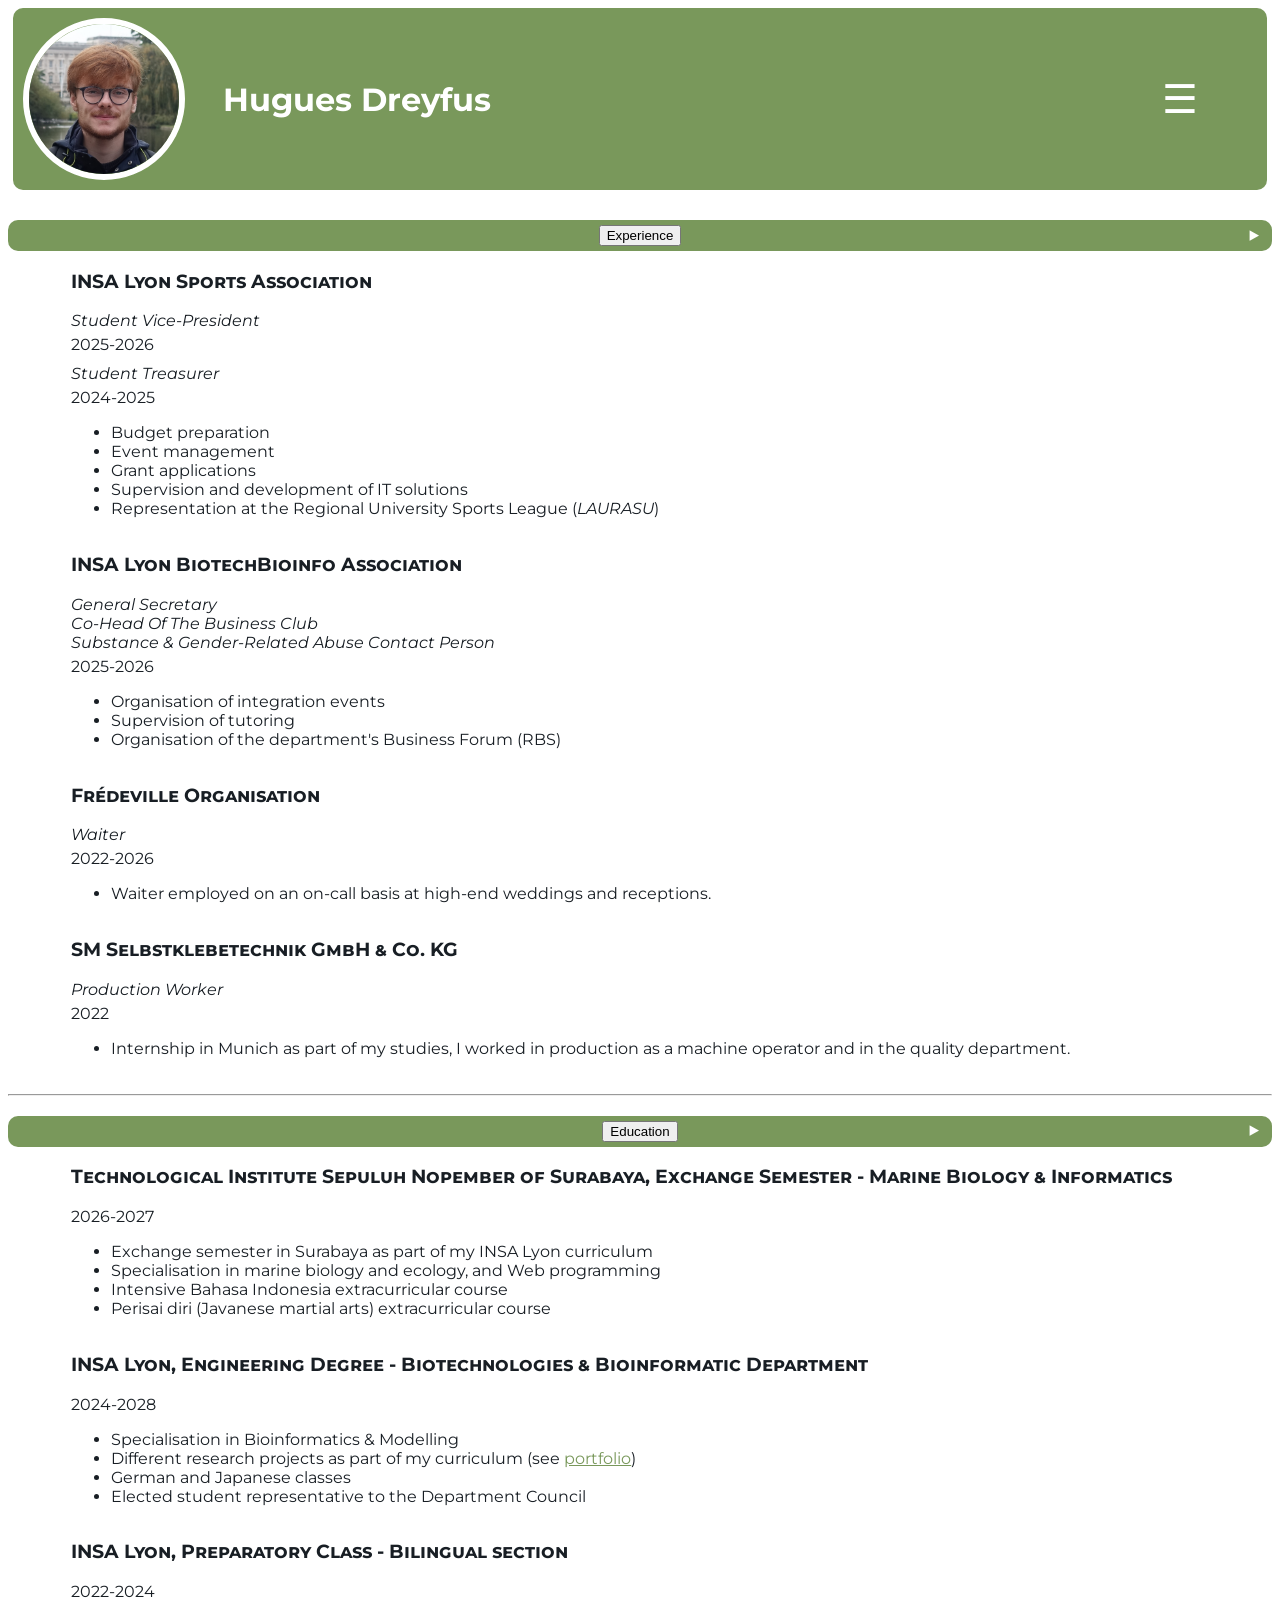
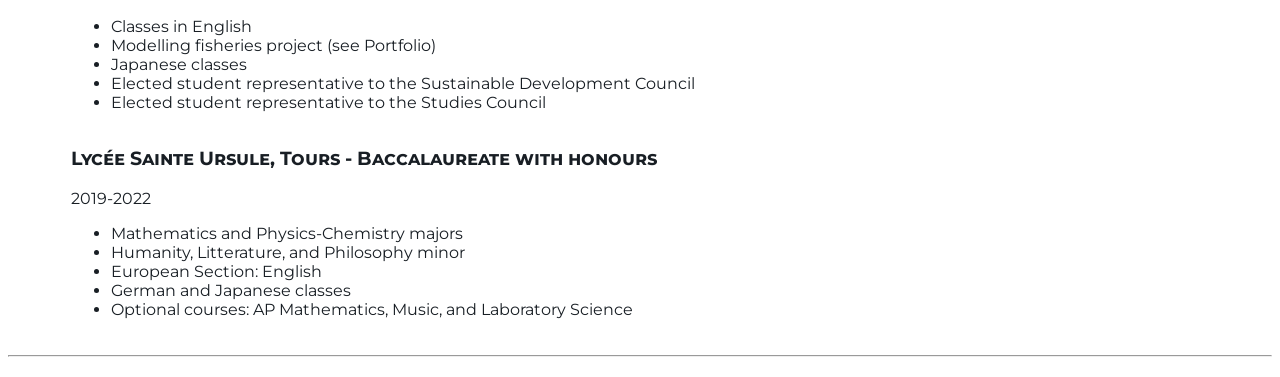
<file: front_end/about_me.html>
<!DOCTYPE html>
<html lang="en-GB">

<head>
    <meta charset="UTF-8">
    <meta name="viewport" content="width=device-width, initial-scale=1.0">
    <meta name="description" content="Hugues Dreyfus' website about me page">
    <meta name="keywords" content="Hugues Dreyfus, personal website, CV, portfolio">
    <meta name="author" content="Hugues Dreyfus">

    <title>Hugues Dreyfus' site</title>
    <link rel="stylesheet" href="https://fonts.googleapis.com/css?family=Montserrat">
    <link rel="stylesheet" href="/back_end/styles.css">

    <script src="https://ajax.googleapis.com/ajax/libs/jquery/3.7.1/jquery.min.js"></script>
    <script src="/back_end/js_functions.js"></script>
</head>

<body>
<header>
    <!-- Here should be added my header-->
</header>

<section class="topic">
    <h2 id="experience" class="topic_title">
        <button>
            Experience
        </button>
    </h2>

    <section id="experience_text" class="topic_text">
        <section id="insa_as">
            <h3 class="organisation">
                INSA Lyon Sports Association
            </h3>
            <div class="position">
                Student vice-president
            </div>
            <div class="year">
                2025-2026
            </div>
            <div class="position">
                Student treasurer
            </div>
            <div class="year">
                2024-2025
            </div>
            <ul class="description">
                <li>Budget preparation</li>
                <li>Event management</li>
                <li>Grant applications</li>
                <li>Supervision and development of IT solutions</li>
                <li>Representation at the Regional University Sports League (<i>LAURASU</i>)</li>
            </ul>
        </section>

        <section id="insa_abil">
            <h3 class="organisation">
                INSA Lyon BiotechBioinfo Association
            </h3>
            <div class="position">
                General secretary
            </div>
            <div class="position">
                Co-head of the business club
            </div>
            <div class="position">
                Substance &amp; gender-related abuse contact person
            </div>
            <div class="year">
                2025-2026
            </div>
            <ul class="description">
                <li>Organisation of integration events</li>
                <li>Supervision of tutoring</li>
                <li>Organisation of the department's Business Forum (RBS)</li>
            </ul>
        </section>

        <section id="work_fo">
            <h3 class="organisation">
                Frédeville Organisation
            </h3>
            <div class="position">
                Waiter
            </div>
            <div class="year">
                2022-2026
            </div>
            <ul class="description">
                <li>Waiter employed on an on-call basis at high-end weddings and receptions.</li>
            </ul>
        </section>

        <section id="work_sm">
            <h3 class="organisation">
                SM Selbstklebetechnik GmbH &amp; Co. KG
            </h3>
            <div class="position">
                Production worker
            </div>
            <div class="year">
                2022
            </div>
            <ul class="description">
                <li>Internship in Munich as part of my studies, I worked in production as a machine operator and in the quality department.</li>
            </ul>
        </section>

    </section>
</section>

<hr>
<section class="topic">
    <h2 id="education" class="topic_title">
        <button>
            Education
        </button>
    </h2>

    <section id="education_text" class="topic_text">
        <section id="its">
            <h3 class="organisation">
                Technological Institute Sepuluh Nopember of Surabaya, Exchange Semester - Marine Biology &amp; Informatics
            </h3>
            <div class="year">
                2026-2027
            </div>
            <ul class="description">
                <li>Exchange semester in Surabaya as part of my INSA Lyon curriculum</li>
                <li>Specialisation in marine biology and ecology, and Web programming</li>
                <li>Intensive Bahasa Indonesia extracurricular course</li>
                <li>Perisai diri (Javanese martial arts) extracurricular course</li>
            </ul>
        </section>

        <section id="insa_btbi">
            <h3 class="organisation">
                INSA Lyon, Engineering Degree - Biotechnologies &amp; Bioinformatic Department
            </h3>
            <div class="year">
                2024-2028
            </div>
            <ul class="description">
                <li>Specialisation in Bioinformatics &amp; Modelling</li>
                <li>Different research projects as part of my curriculum (see <a href="/front_end/portfolio.html#research">portfolio</a>)</li>
                <li>German and Japanese classes</li>
                <li>Elected student representative to the Department Council</li>
            </ul>
        </section>

        <section id="insa_fimi">
            <h3 class="organisation">
                INSA Lyon, Preparatory Class - Bilingual section
            </h3>
            <div class="year">
                2022-2024
            </div>
            <ul class="description">
                <li>Classes in English</li>
                <li>Modelling fisheries project (see Portfolio)</li>
                <!-- Add Fisheries to Portfolio-->
                <li>Japanese classes</li>
                <li>Elected student representative to the Sustainable Development Council</li>
                <li>Elected student representative to the Studies Council</li>
            </ul>
        </section>

        <section id="high_school">
            <h3 class="organisation">
                Lycée Sainte Ursule, Tours - Baccalaureate with honours
            </h3>
            <div class="year">
                2019-2022
            </div>
            <ul class="description">
                <li>Mathematics and Physics-Chemistry majors</li>
                <li>Humanity, Litterature, and Philosophy minor</li>
                <li>European Section: English</li>
                <li>German and Japanese classes</li>
                <li>Optional courses: AP Mathematics, Music, and Laboratory Science</li>
            </ul>
        </section>
    </section>
</section>
<hr>










</body>
</html>
</file>
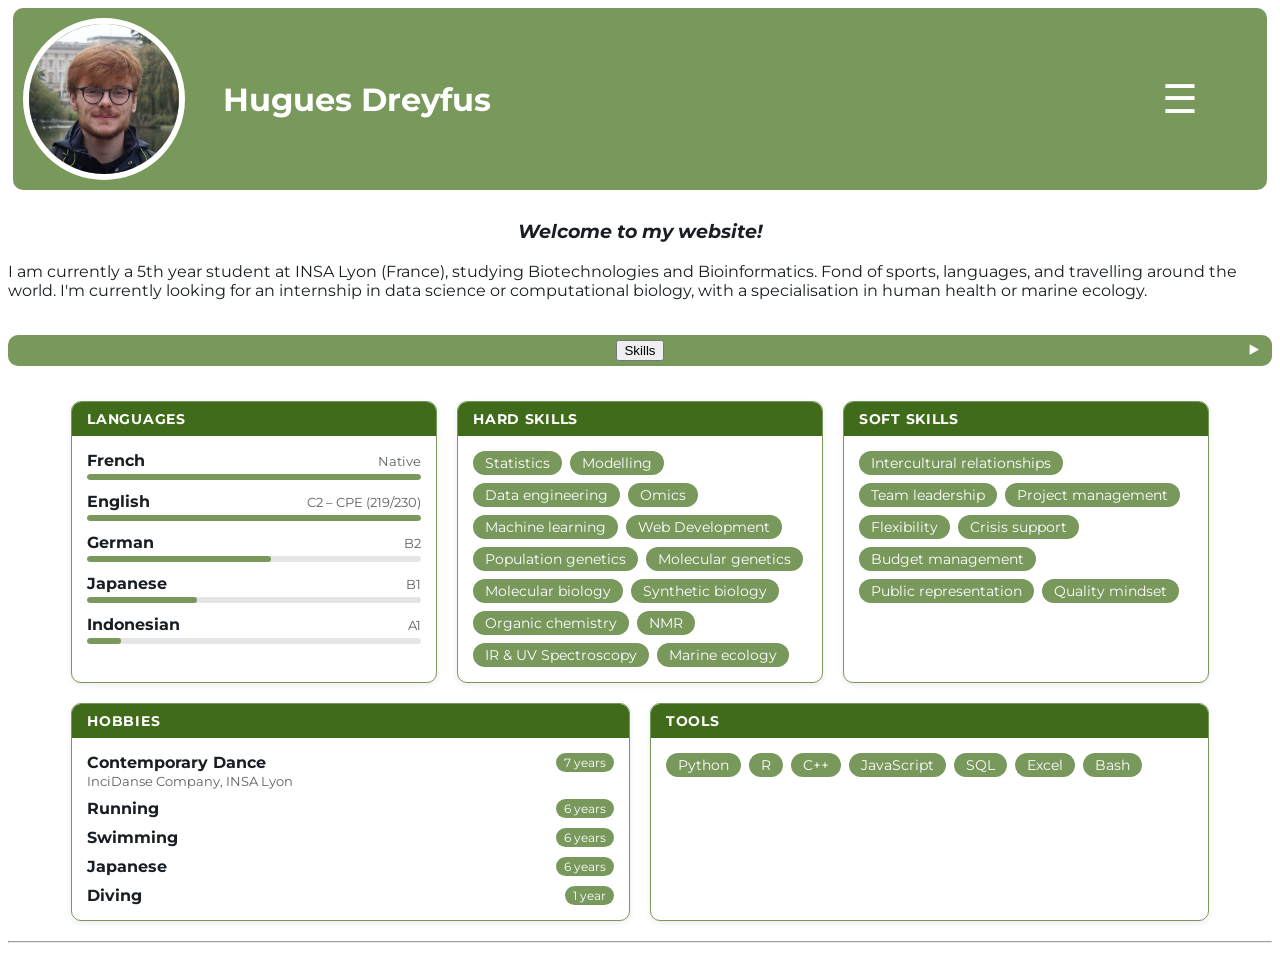
<file: front_end/main.html>
<!DOCTYPE html>
<html lang="en-GB">

<head>
    <meta charset="UTF-8">
    <meta name="viewport" content="width=device-width, initial-scale=1.0">
    <meta name="description" content="Hugues Dreyfus' website main page">
    <meta name="keywords" content="Hugues Dreyfus, personal website, CV, portfolio">
    <meta name="author" content="Hugues Dreyfus">

    <title>Hugues Dreyfus' site</title>
    <link rel="stylesheet" href="https://fonts.googleapis.com/css?family=Montserrat">
    <link rel="stylesheet" href="/back_end/styles.css">

    <script src="https://ajax.googleapis.com/ajax/libs/jquery/3.7.1/jquery.min.js"></script>
    <script src="/back_end/js_functions.js"></script>
</head>

<body>
<header>
    <!-- Here should be added my header-->
</header>

<section id="intro">
    <h3 style="text-align: center; color: var(--myGreenDark);">
        <em>Welcome to my website!</em>
    </h3>
    <p>
        I am currently a 5th year student at INSA Lyon (France), studying Biotechnologies and Bioinformatics.
        Fond of sports, languages, and travelling around the world. 
        I'm currently looking for an internship in data science or computational biology, with a specialisation in human health or marine ecology. 
    </p>
</section>
<br>
<section class="topic">
    <h2 id="skills" class="topic_title">
        <button>
            Skills
        </button>
    </h2>
    <br>
    <section id="skills_text" class="topic_text">
        <div class="skills_grid">

            <div class="skill_card">
                <h3 class="card_title">Languages</h3>
                <ul class="lang_list">
                    <li class="lang_item">
                        <div class="lang_row">
                            <span class="lang_name">French</span>
                            <span class="lang_sub">Native</span>
                        </div>
                        <div class="lang_bar"><span style="width: 100%;"></span></div>
                    </li>
                    <li class="lang_item">
                        <div class="lang_row">
                            <span class="lang_name">English</span>
                            <span class="lang_sub">C2 &ndash; CPE (219/230)</span>
                        </div>
                        <div class="lang_bar"><span style="width: 100%;"></span></div>
                    </li>
                    <li class="lang_item">
                        <div class="lang_row">
                            <span class="lang_name">German</span>
                            <span class="lang_sub">B2</span>
                        </div>
                        <div class="lang_bar"><span style="width: 55%;"></span></div>
                    </li>
                    <li class="lang_item">
                        <div class="lang_row">
                            <span class="lang_name">Japanese</span>
                            <span class="lang_sub">B1</span>
                        </div>
                        <div class="lang_bar"><span style="width: 33%;"></span></div>
                    </li>
                    <li class="lang_item">
                        <div class="lang_row">
                            <span class="lang_name">Indonesian</span>
                            <span class="lang_sub">A1</span>
                        </div>
                        <div class="lang_bar"><span style="width: 10%;"></span></div>
                    </li>
                </ul>
            </div>

            <div class="skill_card">
                <h3 class="card_title">Hard skills</h3>
                <div class="tag_list">
                    <span class="tag">Statistics</span>
                    <span class="tag">Modelling</span>
                    <span class="tag">Data engineering</span>
                    <span class="tag">Omics</span>
                    <span class="tag">Machine learning</span>
                    <span class="tag">Web Development</span>
                    <span class="tag">Population genetics</span>
                    <span class="tag">Molecular genetics</span>
                    <span class="tag">Molecular biology</span>
                    <span class="tag">Synthetic biology</span>
                    <span class="tag">Organic chemistry</span>
                    <span class="tag">NMR</span>
                    <span class="tag">IR &amp; UV Spectroscopy</span>
                    <span class="tag">Marine ecology</span>
                </div>
            </div>

            <div class="skill_card">
                <h3 class="card_title">Soft skills</h3>
                <div class="tag_list">
                    <span class="tag">Intercultural relationships</span>
                    <span class="tag">Team leadership</span>
                    <span class="tag">Project management</span>
                    <span class="tag">Flexibility</span>
                    <span class="tag">Crisis support</span>
                    <span class="tag">Budget management</span>
                    <span class="tag">Public representation</span>
                    <span class="tag">Quality mindset</span>
                </div>
            </div>


            <div class="skill_card">
                <h3 class="card_title">Hobbies</h3>
                <ul class="hobby_list">
                    <li class="hobby_item">
                        <div class="hobby_row">
                            <span class="hobby_name">Contemporary Dance</span>
                            <span class="hobby_badge">7 years</span>
                        </div>
                        <div class="hobby_sub">InciDanse Company, INSA Lyon</div>
                    </li>
                    <li class="hobby_item">
                        <div class="hobby_row">
                            <span class="hobby_name">Running</span>
                            <span class="hobby_badge">6 years</span>
                        </div>
                    </li>
                    <li class="hobby_item">
                        <div class="hobby_row">
                            <span class="hobby_name">Swimming</span>
                            <span class="hobby_badge">6 years</span>
                        </div>
                    </li>
                    <li class="hobby_item">
                        <div class="hobby_row">
                            <span class="hobby_name">Japanese</span>
                            <span class="hobby_badge">6 years</span>
                        </div>
                    </li>
                    <li class="hobby_item">
                        <div class="hobby_row">
                            <span class="hobby_name">Diving</span>
                            <span class="hobby_badge">1 year</span>
                        </div>
                    </li>
                </ul>
            </div>

            <div class="skill_card">
                <h3 class="card_title">Tools</h3>
                <div class="tag_list">
                    <span class="tag">Python</span>
                    <span class="tag">R</span>
                    <span class="tag">C++</span>
                    <span class="tag">JavaScript</span>
                    <span class="tag">SQL</span>
                    <span class="tag">Excel</span>
                    <span class="tag">Bash</span>
                </div>
            </div>

        </div>
    </section>
</section>
<hr>
</body>



</html>
</file>
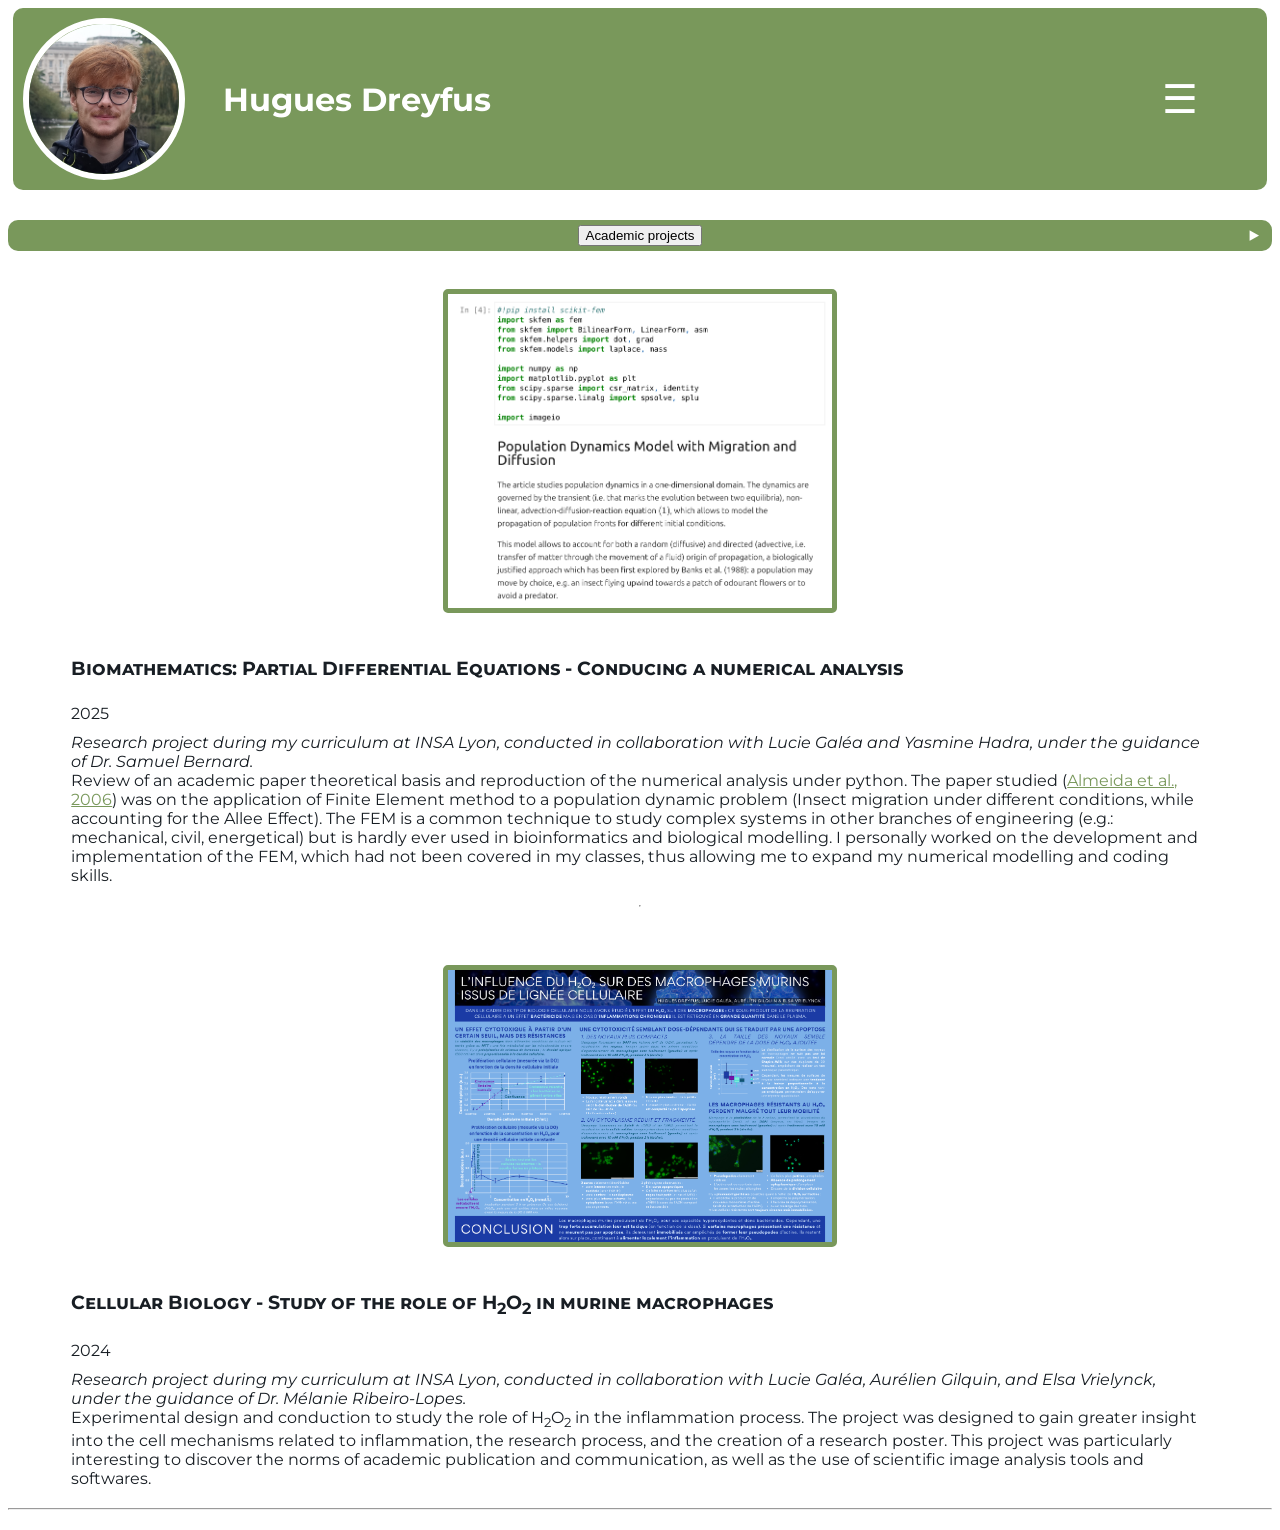
<file: front_end/portfolio.html>
<!DOCTYPE html>
<html lang="en-GB">

<head>
    <meta charset="UTF-8">
    <meta name="viewport" content="width=device-width, initial-scale=1.0">
    <meta name="description" content="Hugues Dreyfus' website portfolio">
    <meta name="keywords" content="Hugues Dreyfus, personal website, CV, portfolio">
    <meta name="author" content="Hugues Dreyfus">

    <title>Hugues Dreyfus' site</title>
    <link rel="stylesheet" href="https://fonts.googleapis.com/css?family=Montserrat">
    <link rel="stylesheet" href="../back_end/styles.css">

    <script src="https://ajax.googleapis.com/ajax/libs/jquery/3.7.1/jquery.min.js"></script>
    <script src="/back_end/js_functions.js"></script>
</head>

<body>
<header>
    <!-- Here should be added my header-->
</header>

<section class="topic">
    <h2 id="academic" class="topic_title">
        <button>
            Academic projects
        </button>
    </h2>

    <section id="academic_text" class="topic_text">
        <section class="text_image_group topic_text" id="bio_cell">
            <img class="group_image" src="/back_end/assets/project_biomath4.png" alt="Front page of the project">
            <div class="group_text">
                <h3 class="project">
                    Biomathematics: Partial Differential Equations - Conducing a numerical analysis
                </h3>
                <div class="year">
                    2025
                </div>
                <div class="description">
                    <i>Research project during my curriculum at INSA Lyon,
                        conducted in collaboration with Lucie Galéa and Yasmine Hadra, under the guidance of Dr. Samuel Bernard.
                    </i><br>
                    Review of an academic paper theoretical basis and reproduction of the numerical analysis under python.
                    The paper studied (<a href="https://doi.org/10.1016/j.ecolmodel.2005.07.018">Almeida et al., 2006</a>) was on the application of Finite Element method to a population dynamic problem (Insect migration under different conditions, while accounting for the Allee Effect).
                    The FEM is a common technique to study complex systems in other branches of engineering (e.g.: mechanical, civil, energetical) but is hardly ever used in bioinformatics and biological modelling.
                    I personally worked on the development and implementation of the FEM, which had not been covered in my classes, thus allowing me to expand my numerical modelling and coding skills.
                </div>
            </div>
        </section>    
        <hr>
        <section class="text_image_group topic_text" id="bio_cell">
            <img class="group_image" src="/back_end/assets/project_bio_cell.png" alt="Research poster">
            <div class="group_text">
                <h3 class="project">
                    Cellular Biology - Study of the role of H<sub>2</sub>O<sub>2</sub> in murine macrophages
                </h3>
                <div class="year">
                    2024
                </div>
                <div class="description">
                    <i>Research project during my curriculum at INSA Lyon, conducted in collaboration with Lucie Galéa, Aurélien Gilquin, and Elsa Vrielynck, under the guidance of Dr. Mélanie Ribeiro-Lopes.</i><br>
                    Experimental design and conduction to study the role of H<sub>2</sub>O<sub>2</sub> in the inflammation process. The project was designed to gain greater insight into the cell mechanisms related to inflammation, the research process, and the creation of a research poster.
                    This project was particularly interesting to discover the norms of academic publication and communication, as well as the use of scientific image analysis tools and softwares.
                </div>
            </div>
        </section>
    </section>
</section>
<hr>


</body>
</html>
</file>
<file: back_end/styles.css>
:root {
    --myZenith: #fff;
    --myNadir: #181E24;
    --myColour: #79985b;
    --myColourContrasted: #406B1A;
    --myColourFaded: #ADCC91;
}


body {
    font-family: "Montserrat", sans-serif;
    color: var(--myNadir);
    background-color: var(--myZenith);
}

a {
    color: var(--myColour)
}

a:hover {
    color: var(--myNadir);
}










/* HEADER */
#common_header {
    background-color: var(--myColour);
    padding: 5px;
    border-radius: 10px;
    margin: 5px 5px 30px 5px;

    display: flex;
    flex-wrap: wrap;
    align-items: center;

    --avatar_size: clamp(100px, 20vw, 150px); 
}

#header_image {
    order: 1;
    width: 20vw;
    max-width: 150px;
    min-width: 100px;
    margin: 5px;
    margin-right: 3vw;
    border: .4em solid var(--myZenith);
    border-radius: 20vw;
}

#header_text {
    order: 2;
    display: flex;
    flex: 1;
    flex-direction: column;
    align-items: flex-start;
    gap: 2vw;
    min-width: 0;

    color: var(--myZenith);
}

.page_title {
    font-size: 2em;
    max-height: var(--avatar_size);
    overflow: hidden;
    text-overflow: ellipsis;

    display: -webkit-box;
    line-clamp: 2;
    -webkit-line-clamp: 2;
    -webkit-box-orient: vertical;
}

.page_title > a {
    color: var(--myZenith);
    text-decoration: none;
}

#nav_toggle {
    order: 3;
    background: none;
    border: none;
    color: var(--myZenith);
    font-size: 2.5em;
    cursor: pointer;
    padding: 0 5vw 0 0;
    align-self: center;
}

nav {
    order: 4;
    width: 100%;
    display: flex;
    flex-direction: column;
    align-items: center;
    max-height: 0;
    overflow: hidden;
    transition: max-height 0.3s ease;
}

nav.nav_open {
    max-height: 300px;
}

nav a {
    color: var(--myZenith);
    text-decoration: none;
    margin: 8px 0;
}

@media (min-width: 500px) {
    nav {
        flex-direction: row;
        justify-content: center;
    }

    nav a {
        margin: 5px 5px 15px;
    }
}

nav > a:hover {
    text-decoration: underline;
}










/* BODY */
h2 {
    margin: 10px;
    background-color: var(--myColour);
    border-radius: 10px;
    color: var(--myZenith);
    text-align: center;
    padding: 5px;
    text-transform: uppercase;
}


#intro,
.topic_title,
.topic_text,
hr {
    max-width: 1300px;
    margin: 0 auto;
}

hr {
    margin-top: 20px;
    margin-bottom: 20px;
    color: var(--myColourContrasted);
}

.topic_title,
.topic_text {
    display: flex;
    flex-direction: column;
    align-items: center;
}

.topic_title {
    cursor: pointer;
    position: relative;
}

.topic_title:hover {
    background-color: var(--myColourContrasted);
    text-decoration: underline;
}

.topic_title::after {
    content: "‣";
    position: absolute;
    right: 0.5em;
    top: 50%;
    transform: translateY(-50%) rotate(0deg);
    transition: transform 0.2s ease;
    display: inline-block;
}

.topic_title.expanded::after {
    transform: translateY(-50%) rotate(90deg);
}

.topic_text > section {
    width: 90%;
    text-align: left;
}

.group_logo {
    float: right;
    height: 100px;
    width: auto;
    max-width: 200px;
    object-fit: contain;
    border-radius: 10px;
    margin-left: 5px;
}

@media (max-width: 800px) {
    .group_logo {
        max-width: 25vw;
    }
}










.position {
    font-style: italic;
    text-transform: capitalize;
}
.year {
    margin: 5px 0 10px;
}










/* Portfolio */
.text_image_group {
    display: flex;
    align-items: center;
    gap: 2vw;
}

.group_image {
    width: 30vw;
    min-width: 200px;
    max-width: 60vw;

    margin: 3vw 5px 0;

    border: solid 5px var(--myColour);
    border-radius: 5px;

    transition: transform 0.2s ease;
}

.group_image:hover {
    transform: scale(150%);
}

.group_text {
    display: flex;
    flex-direction: column;
    align-items: left;
    text-align: bottom;

    color: var(--myNadir);
}

.organisation, .project {
    font-variant: small-caps;
}

.group_link {
    text-align: center;
}










/* SKILLS GRID */
#skills_text .skills_grid {
    width: 90%;
    display: flex;
    flex-wrap: wrap;
    justify-content: center;
    gap: 20px;
    margin-top: 16px;
}

.skill_card {
    background-color: var(--myZenith);
    border: 1px solid var(--myColour);
    border-radius: 10px;
    overflow: hidden;
    box-shadow: 0 2px 6px rgba(0, 0, 0, 0.08);

    flex: 1 1 30%;
    min-width: 250px; /* prevents cards getting too narrow before wrapping to 1/line */
}

.card_title {
    margin: 0;
    padding: 8px 15px;
    background-color: var(--myColourContrasted);
    color: var(--myZenith);
    text-transform: uppercase;
    font-size: 0.9em;
    letter-spacing: 0.05em;
}

.tag_list,
.lang_list,
.hobby_list {
    padding: 15px;
}










/* TAGS (hard/soft skills, tools) */
.tag_list {
    display: flex;
    flex-wrap: wrap;
    gap: 8px;
}

.tag {
    background-color: var(--myColour);
    color: var(--myZenith);
    padding: 4px 12px;
    border-radius: 1500px;
    font-size: 0.85em;
    white-space: nowrap;
    transition: background-color 0.2s;
}

.tag:hover {
    background-color: var(--myColourContrasted);
}

.tag.parent_tag {
    cursor: pointer;
    position: relative;
    padding-right: 1.5em;
}

.tag.parent_tag::after {
    content: "+";
    position: absolute;
    right: 0.5em;
    top: 50%;
    transform: translateY(-55%) rotate(0deg);
    transition: transform 0.3s ease;
    display: inline-block;
}

.tag.parent_tag.expanded::after {
    transform: translateY(-50%) rotate(405deg);
}

.tag.child_tag {
    display: none;
    background-color: var(--myColourFaded);
}

#icon_cpp {
    display: inline-flex;
    align-items: center;
    gap: 5px;
}

#icon_cpp > svg {
    width: 13px;
    height: 13px;
    fill: var(--myZenith);
    flex-shrink: 0;
}








/* LANGUAGES */
.lang_list {
    list-style: none;
    margin: 0;
    display: flex;
    flex-direction: column;
    gap: 12px;
}

.lang_row {
    display: flex;
    justify-content: space-between;
    align-items: baseline;
    margin-bottom: 4px;
    gap: 10px;
}

.lang_name {
    color: var(--myNadir);
    font-weight: bold;
}

.lang_sub {
    font-size: 0.8em;
    color: var(--myNadir);
    opacity: 0.7;
    text-align: right;
}

.lang_bar {
    height: 6px;
    background-color: rgba(0, 0, 0, 0.1);
    border-radius: 3px;
    overflow: hidden;
}

.lang_bar > span {
    display: block;
    height: 100%;
    background-color: var(--myColour);
    border-radius: 3px;
}










/* HOBBIES */
.hobby_list {
    list-style: none;
    margin: 0;
    display: flex;
    flex-direction: column;
    gap: 10px;
}

.hobby_row {
    display: flex;
    justify-content: space-between;
    align-items: center;
}

.hobby_name {
    font-weight: bold;
}

.hobby_badge {
    background-color: var(--myColour);
    color: var(--myZenith);
    font-size: 0.75em;
    padding: 2px 8px;
    border-radius: 999px;
    white-space: nowrap;
}

.hobby_sub {
    font-size: 0.8em;
    color: var(--myNadir);
    opacity: 0.7;
    margin-top: 2px;
}










/* DARK MODE */
#darklight_toggle {
    color: var(--myZenith);
    transform: translateY(-25%);
}

#darklight_toggle:hover {
    cursor: pointer; 
}

.dark_mode {
    --myZenith: #181E24;
    --myNadir: #fff; 
    --myColour: #406B1A;
    --myColourContrasted: #79985b;
    --myColourFaded: #ADCC91;
}
</file>
